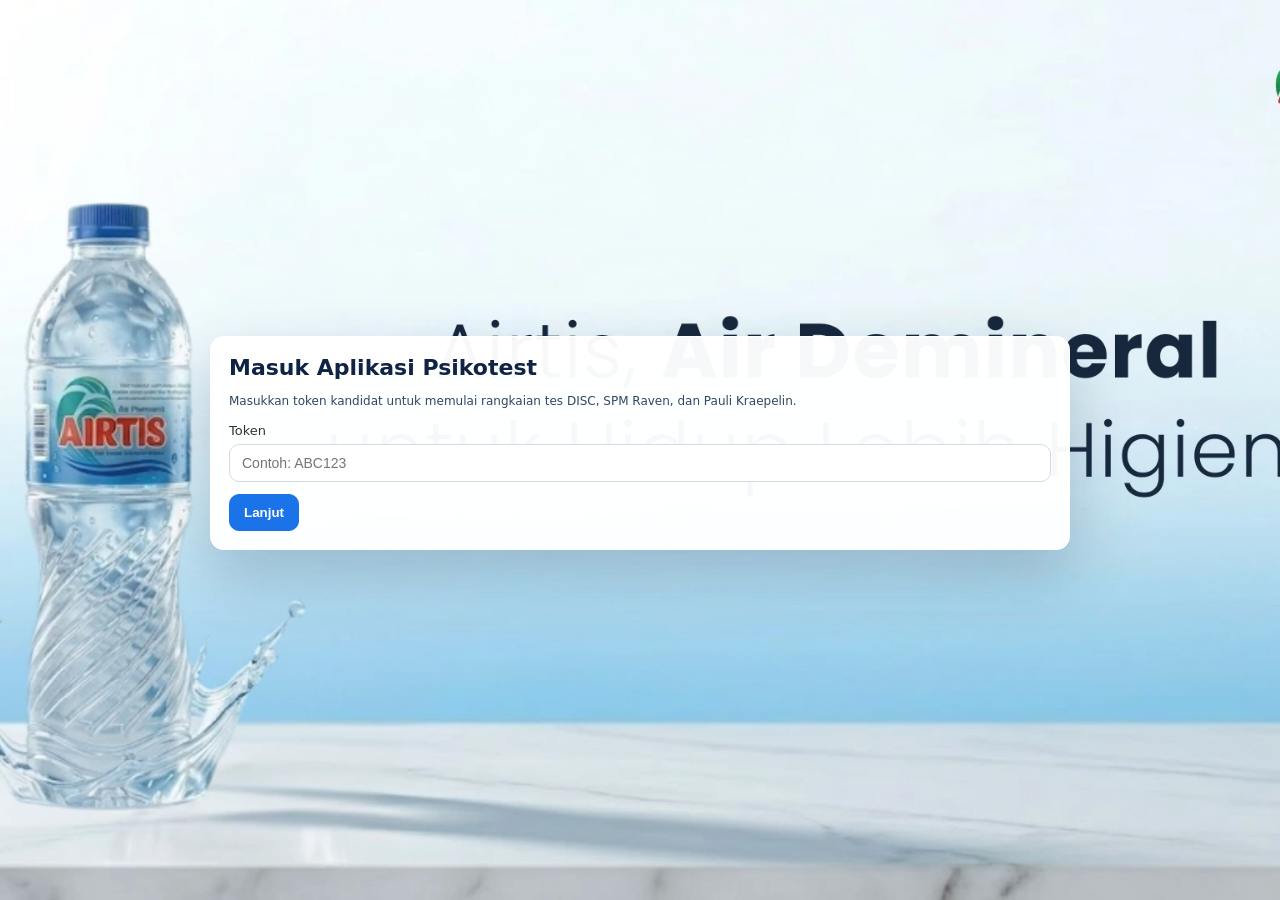
<file: app/index.html>
<!doctype html>
<html lang="id">
<head>
  <meta charset="utf-8"/>
  <meta name="viewport" content="width=device-width, initial-scale=1"/>
  <title>AIRTIS Psikotest - Token</title>
  <link rel="stylesheet" href="assets/css/app.css?v=20260408-2"/>
</head>
<body class="auth-page">
  <main class="container auth-container">
    <div class="card auth-card">
      <h1>Masuk Aplikasi Psikotest</h1>
      <div class="small">Masukkan token kandidat untuk memulai rangkaian tes DISC, SPM Raven, dan Pauli Kraepelin.</div>
      <div id="error-box" class="error"></div>
      <form id="token-form" style="margin-top:12px;">
        <label>Token</label>
        <input id="token" type="text" placeholder="Contoh: ABC123" autocomplete="off"/>
        <div style="margin-top:12px;">
          <button class="btn primary" type="submit">Lanjut</button>
        </div>
      </form>
    </div>
  </main>
  <script type="module" src="assets/js/pages/index.page.js"></script>
</body>
</html>
</file>
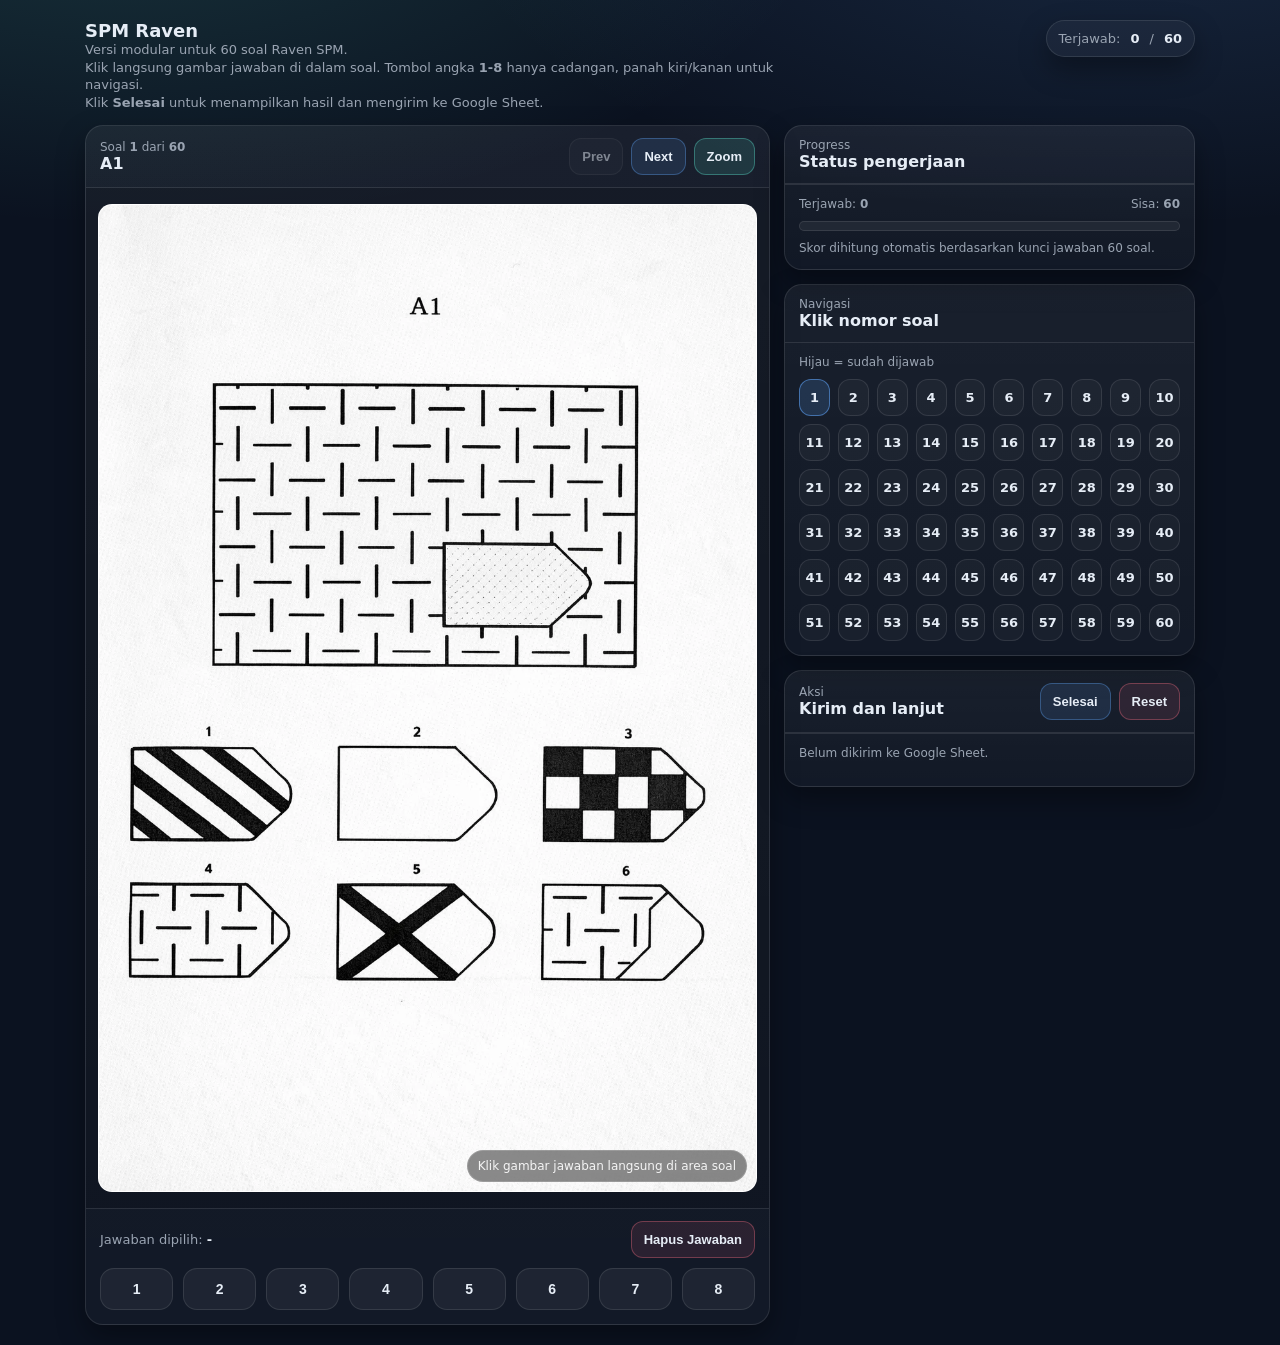
<file: app/spm/index.html>
<!doctype html>
<html lang="id">
<head>
  <meta charset="utf-8" />
  <meta name="viewport" content="width=device-width,initial-scale=1" />
  <title>AIRTIS Psikotest | SPM Raven</title>
  <link rel="stylesheet" href="./styles.css" />
</head>
<body>
  <div class="wrap">
    <header>
      <div>
        <div class="title">SPM Raven</div>
        <div class="sub">
          Versi modular untuk 60 soal Raven SPM.
          <br />Klik langsung gambar jawaban di dalam soal. Tombol angka <b>1-8</b> hanya cadangan, panah kiri/kanan untuk navigasi.
          <br />Klik <b>Selesai</b> untuk menampilkan hasil dan mengirim ke Google Sheet.
        </div>
      </div>
      <div class="pill">Terjawab: <b id="answeredCount">0</b>/<b id="totalCount">0</b></div>
    </header>

    <div class="grid">
      <section class="card">
        <div class="head">
          <div>
            <div class="kicker">Soal <b id="qIndexLabel">1</b> dari <b id="qTotalLabel">60</b></div>
            <div class="qname" id="qTitle">A1</div>
          </div>
          <div class="btns">
            <button id="btnPrev">Prev</button>
            <button id="btnNext" class="primary">Next</button>
            <button id="btnZoom" class="accent">Zoom</button>
          </div>
        </div>

        <div class="imgWrap">
          <div class="imgBox">
            <img id="qImg" alt="Gambar soal SPM" />
            <div class="hint">Klik gambar jawaban langsung di area soal</div>
          </div>
        </div>

        <div class="area">
          <div class="row">
            <div class="label">Jawaban dipilih: <b id="selectedLabel">-</b></div>
            <div class="btns">
              <button id="btnClear" class="danger">Hapus Jawaban</button>
            </div>
          </div>
          <div class="choices" id="choices"></div>
        </div>
      </section>

      <aside class="side">
        <section class="card">
          <div class="head">
            <div>
              <div class="kicker">Progress</div>
              <div class="qname">Status pengerjaan</div>
            </div>
          </div>
          <div class="area">
            <div class="row small">
              <div>Terjawab: <b id="answeredCount2">0</b></div>
              <div>Sisa: <b id="remainingCount">0</b></div>
            </div>
            <div class="bar"><div id="barFill"></div></div>
            <div class="small" style="margin-top:10px">
              Skor dihitung otomatis berdasarkan kunci jawaban 60 soal.
            </div>
          </div>
        </section>

        <section class="card">
          <div class="head">
            <div>
              <div class="kicker">Navigasi</div>
              <div class="qname">Klik nomor soal</div>
            </div>
          </div>
          <div class="nums">
            <div class="small">Hijau = sudah dijawab</div>
            <div class="numsGrid" id="numsGrid"></div>
          </div>
        </section>

        <section class="card">
          <div class="head">
            <div>
              <div class="kicker">Aksi</div>
              <div class="qname">Kirim dan lanjut</div>
            </div>
            <div class="btns">
              <button id="btnFinish" class="primary">Selesai</button>
              <button id="btnReset" class="danger">Reset</button>
            </div>
          </div>
          <div class="area">
            <div class="small" id="syncStatus" style="margin-bottom:10px;">Klik selesai untuk mengirim hasil tes.</div>
            <div style="margin-top:12px;">
              <button id="btnNextTest" class="primary" type="button" style="display:none;">Lanjut ke Pauli Kraepelin</button>
            </div>
          </div>
        </section>
      </aside>
    </div>
  </div>

  <div class="modal" id="modal">
    <div class="modalBox">
      <div class="modalHead">
        <div class="t" id="modalTitle">Zoom</div>
        <button id="btnCloseModal">Tutup</button>
      </div>
      <div class="modalBody">
        <img id="modalImg" alt="Zoom gambar soal" />
      </div>
    </div>
  </div>

  <script type="module" src="./app.js"></script>
</body>
</html>
</file>
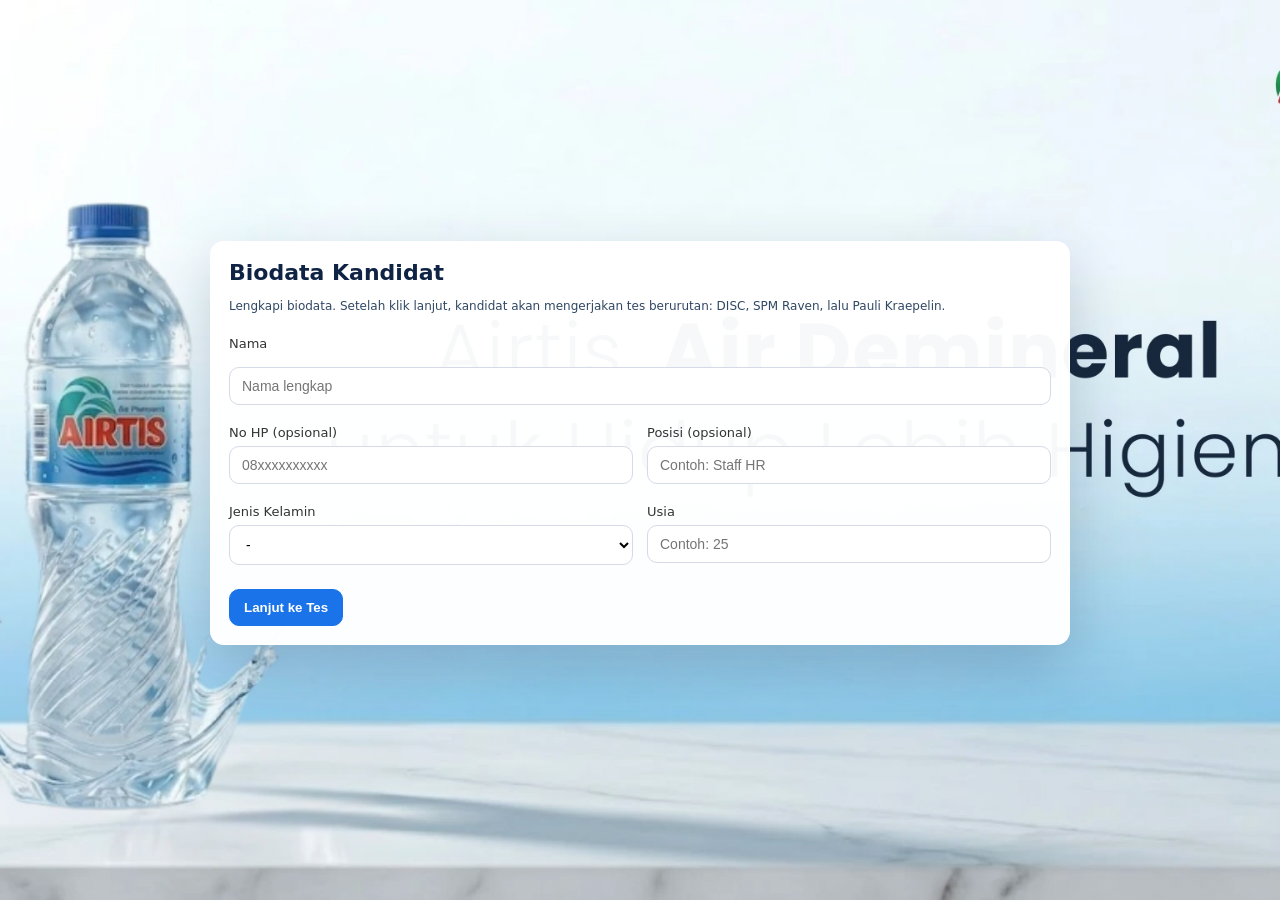
<file: app/candidate.html>
<!doctype html>
<html lang="id">
<head>
  <meta charset="utf-8"/>
  <meta name="viewport" content="width=device-width, initial-scale=1"/>
  <title>AIRTIS Psikotest - Biodata</title>
  <link rel="stylesheet" href="assets/css/app.css?v=20260408-2"/>
</head>
<body class="auth-page">
  <main class="container auth-container">
    <div class="card auth-card">
      <h1>Biodata Kandidat</h1>
      <div class="small">Lengkapi biodata. Setelah klik lanjut, kandidat akan mengerjakan tes berurutan: DISC, SPM Raven, lalu Pauli Kraepelin.</div>
      <div id="error-box" class="error"></div>
      <form id="candidate-form">
        <label>Nama</label>
        <input id="name" type="text" placeholder="Nama lengkap" />

        <div class="row2">
          <div>
            <label>No HP (opsional)</label>
            <input id="phone" type="text" placeholder="08xxxxxxxxxx" />
          </div>
          <div>
            <label>Posisi (opsional)</label>
            <input id="position" type="text" placeholder="Contoh: Staff HR" />
          </div>
        </div>

        <div class="row2">
          <div>
            <label>Jenis Kelamin</label>
            <select id="gender">
              <option value="">-</option>
              <option value="L">Laki-laki</option>
              <option value="P">Perempuan</option>
            </select>
          </div>
          <div>
            <label>Usia</label>
            <input id="age" type="number" min="10" max="80" placeholder="Contoh: 25" />
          </div>
        </div>

        <div style="margin-top:14px;">
          <button class="btn primary" type="submit">Lanjut ke Tes</button>
        </div>
      </form>
    </div>
  </main>

  <script type="module" src="assets/js/pages/candidate.page.js"></script>
</body>
</html>
</file>
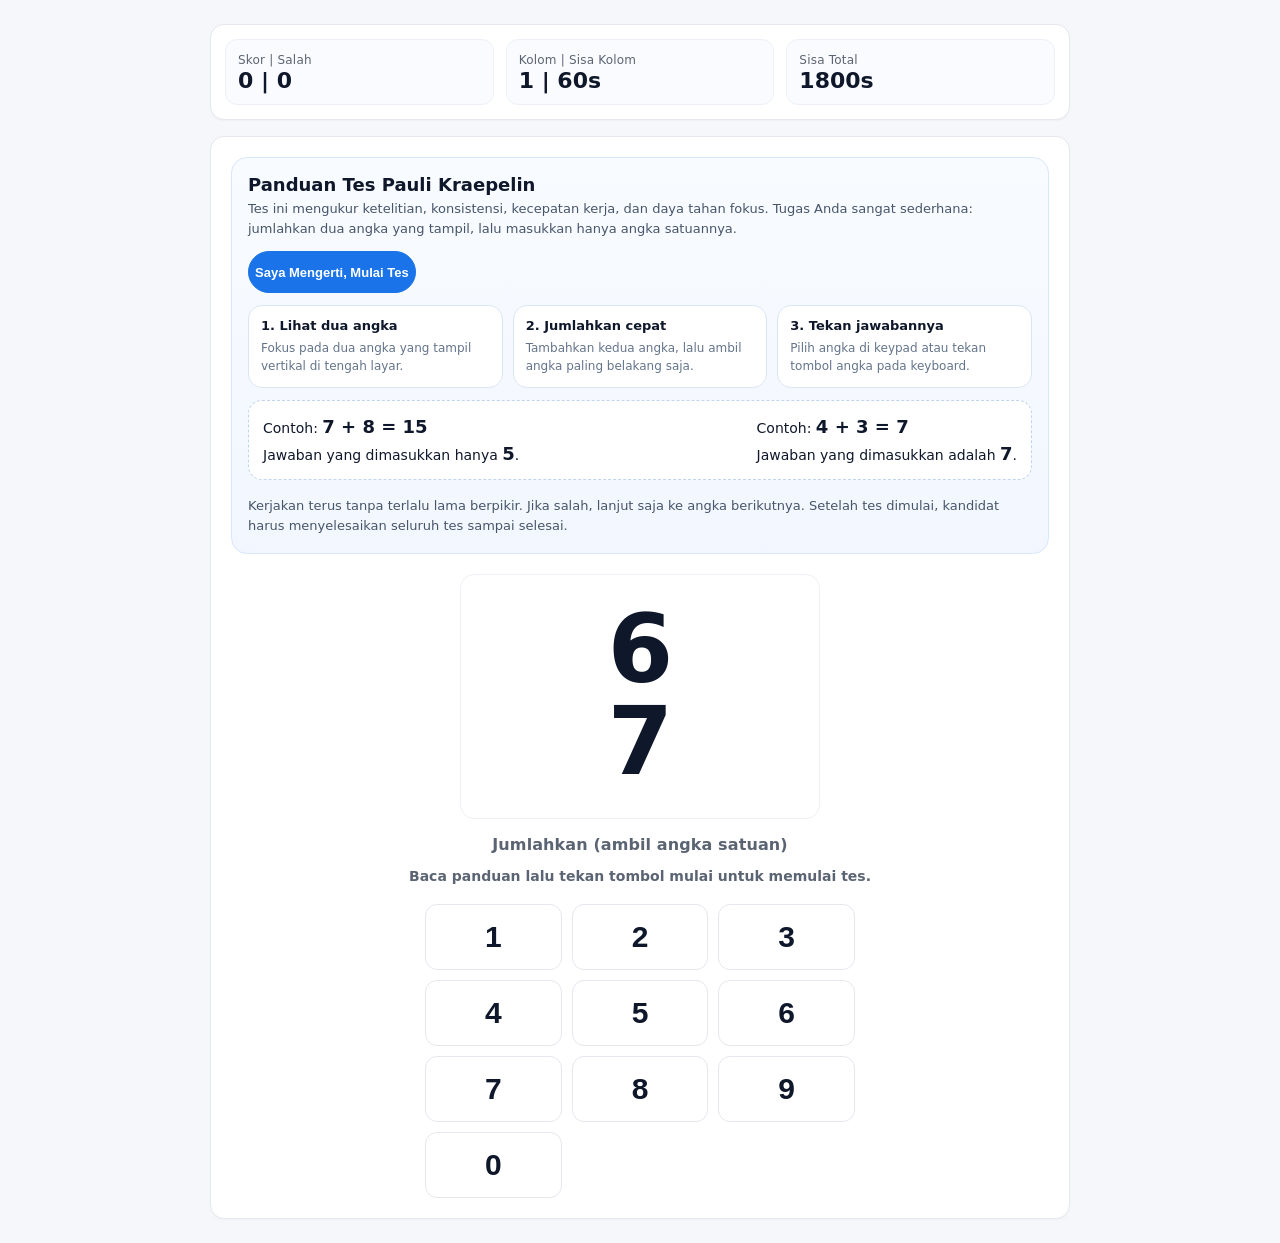
<file: app/kraepelin.html>
﻿<!doctype html>
<html lang="id">
<head>
  <meta charset="utf-8" />
  <meta name="viewport" content="width=device-width,initial-scale=1" />
  <title>AIRTIS Psikotest | Pauli Kraepelin</title>
  <style>
    :root{
      --bg:#f6f7fb;
      --surface:#ffffff;
      --surface-strong:#ffffff;
      --stroke:#e6e8ef;
      --stroke-soft:#edf0f6;
      --text:#0f172a;
      --muted:#5b6472;
      --accent:#1a73e8;
      --good:#0a7a2f;
      --bad:#b00020;
      --radius-xl:14px;
      --radius-md:12px;
      --shadow-soft:0 1px 2px rgba(0,0,0,.03);
      --shadow-key:none;
      --font-ui:system-ui,-apple-system,Segoe UI,Roboto,Arial,sans-serif;
    }

    *{box-sizing:border-box}

    body{
      margin:0;
      min-height:100vh;
      font-family:var(--font-ui);
      -webkit-font-smoothing:antialiased;
      -moz-osx-font-smoothing:grayscale;
      text-rendering:optimizeLegibility;
      color:var(--text);
      background:var(--bg);
      display:flex;
      justify-content:center;
      align-items:center;
      padding:24px;
    }

    .app{
      width:min(860px,100%);
      display:flex;
      flex-direction:column;
      gap:16px;
      animation:rise .45s ease-out;
    }

    .topbar{
      background:var(--surface);
      border:1px solid var(--stroke);
      border-radius:var(--radius-xl);
      padding:14px;
      display:grid;
      grid-template-columns:repeat(3,minmax(0,1fr));
      gap:12px;
      box-shadow:var(--shadow-soft);
    }

    .stat{
      background:#fafbff;
      border:1px solid var(--stroke-soft);
      border-radius:12px;
      padding:10px 12px;
      display:flex;
      flex-direction:column;
      gap:3px;
      min-height:66px;
      justify-content:center;
    }

    .statLabel{
      font-size:12px;
      font-weight:510;
      color:var(--muted);
      letter-spacing:.2px;
    }

    .statValue{
      font-size:22px;
      font-weight:630;
      line-height:1;
      font-variant-numeric:tabular-nums;
    }

    .main{
      background:var(--surface);
      border:1px solid var(--stroke);
      border-radius:var(--radius-xl);
      box-shadow:var(--shadow-soft);
      padding:20px;
    }

    .questionWrap{
      display:flex;
      flex-direction:column;
      gap:14px;
      align-items:center;
    }

    .onboarding{
      width:100%;
      background:linear-gradient(180deg,#f8fbff,#f2f7ff);
      border:1px solid #d9e6fb;
      border-radius:16px;
      padding:16px;
      display:grid;
      gap:12px;
    }

    .onboardingHead{
      display:flex;
      justify-content:space-between;
      gap:12px;
      align-items:flex-start;
      flex-wrap:wrap;
    }

    .onboardingTitle{
      font-size:18px;
      font-weight:700;
      color:#0f172a;
      margin:0;
    }

    .onboardingText{
      font-size:13px;
      color:#475569;
      line-height:1.55;
      margin:4px 0 0;
    }

    .onboardingGrid{
      display:grid;
      grid-template-columns:repeat(3,minmax(0,1fr));
      gap:10px;
    }

    .onboardingCard{
      background:#fff;
      border:1px solid #dbe6f5;
      border-radius:14px;
      padding:12px;
    }

    .onboardingCard b{
      display:block;
      font-size:13px;
      margin-bottom:6px;
      color:#0f172a;
    }

    .onboardingCard div{
      font-size:12px;
      color:#64748b;
      line-height:1.5;
    }

    .exampleBox{
      width:100%;
      background:#fff;
      border:1px dashed #bfd3f2;
      border-radius:14px;
      padding:12px 14px;
      display:flex;
      justify-content:space-between;
      gap:12px;
      flex-wrap:wrap;
      align-items:center;
    }

    .exampleCalc{
      font-size:14px;
      color:#0f172a;
      line-height:1.5;
    }

    .exampleCalc b{
      font-size:18px;
    }

    .nums{
      margin-top:6px;
      background:var(--surface-strong);
      border:1px solid var(--stroke-soft);
      border-radius:14px;
      min-height:245px;
      width:min(360px,100%);
      display:flex;
      align-items:center;
      justify-content:center;
      gap:0;
      box-shadow:none;
    }

    .col{
      display:flex;
      flex-direction:column;
      align-items:center;
      justify-content:center;
      gap:12px;
      font-size:94px;
      line-height:.85;
      font-weight:650;
      letter-spacing:-1px;
      font-variant-numeric:tabular-nums;
    }

    .prompt{
      font-size:16px;
      color:var(--muted);
      text-align:center;
      margin-top:2px;
      font-weight:560;
      letter-spacing:.1px;
    }

    .feedback{
      height:18px;
      font-size:14px;
      color:var(--muted);
      font-weight:560;
      text-align:center;
    }

    .grid{
      width:min(430px,100%);
      display:grid;
      grid-template-columns:repeat(3,1fr);
      gap:10px;
      margin-top:4px;
    }

    button.key{
      border:1px solid var(--stroke);
      height:66px;
      border-radius:12px;
      background:var(--surface-strong);
      color:var(--text);
      font-size:30px;
      font-weight:560;
      box-shadow:var(--shadow-key);
      cursor:pointer;
      user-select:none;
      transition:transform .08s ease, box-shadow .2s ease, background .2s ease;
    }

    button.key:hover{
      background:#fafbff;
    }

    button.key:active{
      transform:translateY(1px);
    }

    button.key.secondary{
      font-size:14px;
      font-weight:600;
      color:#334155;
      letter-spacing:.15px;
      background:#f8fafc;
    }

    .btn{
      height:42px;
      border:1px solid #cdd2e6;
      border-radius:999px;
      background:#fff;
      color:#0f172a;
      font-size:13px;
      font-weight:600;
      box-shadow:var(--shadow-key);
      cursor:pointer;
      transition:transform .08s ease, box-shadow .2s ease;
    }

    .btn:active{transform:translateY(1px) scale(.99)}
    .btn:disabled{opacity:.5; cursor:not-allowed}
    .btn.good{background:var(--accent);border-color:var(--accent);color:#fff}
    .btn.bad{background:#fff;border-color:#fecaca;color:var(--bad)}
    .btn.ghost{background:#ffffff;color:#334155}

    @keyframes rise{
      from{opacity:0; transform:translateY(8px)}
      to{opacity:1; transform:translateY(0)}
    }

    @media (max-width:760px){
      body{padding:14px}
      .topbar{grid-template-columns:1fr}
      .onboardingGrid{grid-template-columns:1fr}
      .col{font-size:78px}
      .nums{min-height:214px}
      button.key{height:62px; font-size:26px}
    }

    @media (max-width:420px){
      .main{padding:14px}
      .topbar{padding:10px}
      .col{font-size:70px}
    }
  </style>
</head>
<body>
  <div class="app">
    <div class="topbar">
      <div class="stat">
        <div class="statLabel">Skor | Salah</div>
        <div class="statValue"><span id="score">0</span> | <span id="wrong">0</span></div>
      </div>
      <div class="stat">
        <div class="statLabel">Kolom | Sisa Kolom</div>
        <div class="statValue"><span id="col">1</span> | <span id="colLeft">60</span>s</div>
      </div>
      <div class="stat">
        <div class="statLabel">Sisa Total</div>
        <div class="statValue"><span id="totalLeft">1800</span>s</div>
      </div>
    </div>

    <div class="main">
      <div class="questionWrap">
        <div class="onboarding" id="onboardingBox">
          <div class="onboardingHead">
            <div>
              <h2 class="onboardingTitle">Panduan Tes Pauli Kraepelin</h2>
              <p class="onboardingText">Tes ini mengukur ketelitian, konsistensi, kecepatan kerja, dan daya tahan fokus. Tugas Anda sangat sederhana: jumlahkan dua angka yang tampil, lalu masukkan hanya angka satuannya.</p>
            </div>
            <button class="btn good" id="beginTestBtn" type="button">Saya Mengerti, Mulai Tes</button>
          </div>

          <div class="onboardingGrid">
            <div class="onboardingCard">
              <b>1. Lihat dua angka</b>
              <div>Fokus pada dua angka yang tampil vertikal di tengah layar.</div>
            </div>
            <div class="onboardingCard">
              <b>2. Jumlahkan cepat</b>
              <div>Tambahkan kedua angka, lalu ambil angka paling belakang saja.</div>
            </div>
            <div class="onboardingCard">
              <b>3. Tekan jawabannya</b>
              <div>Pilih angka di keypad atau tekan tombol angka pada keyboard.</div>
            </div>
          </div>

          <div class="exampleBox">
            <div class="exampleCalc">
              Contoh: <b>7 + 8 = 15</b><br />
              Jawaban yang dimasukkan hanya <b>5</b>.
            </div>
            <div class="exampleCalc">
              Contoh: <b>4 + 3 = 7</b><br />
              Jawaban yang dimasukkan adalah <b>7</b>.
            </div>
          </div>

          <div class="onboardingText">Kerjakan terus tanpa terlalu lama berpikir. Jika salah, lanjut saja ke angka berikutnya. Setelah tes dimulai, kandidat harus menyelesaikan seluruh tes sampai selesai.</div>
        </div>

        <div class="nums">
          <div class="col">
            <div id="a">6</div>
            <div id="b">7</div>
          </div>
        </div>

        <div class="prompt" id="prompt">Jumlahkan (ambil angka satuan)</div>
        <div class="feedback" id="feedback"></div>

        <div class="grid" id="keypad"></div>
      </div>
    </div>
  </div>

<script type="module">
import { submitAssessmentResult } from "./assets/js/core/api.js";
import { buildKraepelinPayload } from "./assets/js/core/payloads.js";

(() => {
  function xmur3(str) {
    let h = 1779033703 ^ str.length;
    for (let i = 0; i < str.length; i++) {
      h = Math.imul(h ^ str.charCodeAt(i), 3432918353);
      h = (h << 13) | (h >>> 19);
    }
    return function() {
      h = Math.imul(h ^ (h >>> 16), 2246822507);
      h = Math.imul(h ^ (h >>> 13), 3266489909);
      return (h ^= (h >>> 16)) >>> 0;
    };
  }

  function mulberry32(a) {
    return function() {
      let t = (a += 0x6D2B79F5);
      t = Math.imul(t ^ (t >>> 15), t | 1);
      t ^= t + Math.imul(t ^ (t >>> 7), t | 61);
      return ((t ^ (t >>> 14)) >>> 0) / 4294967296;
    };
  }

  const el = (id) => document.getElementById(id);
  const aEl = el("a");
  const bEl = el("b");
  const scoreEl = el("score");
  const wrongEl = el("wrong");
  const colEl = el("col");
  const colLeftEl = el("colLeft");
  const totalLeftEl = el("totalLeft");
  const feedbackEl = el("feedback");
  const beginTestBtn = el("beginTestBtn");
  const onboardingBox = el("onboardingBox");
  let startedAtIso = null;

  const keypad = el("keypad");
  const FIXED_TOTAL_SECONDS = 1800;
  const FIXED_COL_SECONDS = 60;

  const keys = ["1","2","3","4","5","6","7","8","9","0"];
  keys.forEach((k) => {
    const btn = document.createElement("button");
    btn.className = "key";
    btn.textContent = k;
    btn.addEventListener("click", () => onKey(k));
    keypad.appendChild(btn);
  });

  let running = false;

  let score = 0;
  let wrong = 0;

  let colIndex = 1;
  let totalLeft = FIXED_TOTAL_SECONDS;
  let colLeft = FIXED_COL_SECONDS;

  let timer = null;

  let rng = Math.random;
  let curA = 0;
  let curB = 0;

  let lastShownAt = 0;
  let attempts = [];

  function setFeedback(text, kind = "") {
    feedbackEl.textContent = text || "";
    if (kind === "good") {
      feedbackEl.style.color = getComputedStyle(document.documentElement).getPropertyValue("--good");
    } else if (kind === "bad") {
      feedbackEl.style.color = getComputedStyle(document.documentElement).getPropertyValue("--bad");
    } else {
      feedbackEl.style.color = getComputedStyle(document.documentElement).getPropertyValue("--muted");
    }
  }

  function randDigit() {
    return Math.floor(rng() * 10);
  }

  function nextPair() {
    curA = curB;
    curB = randDigit();
    aEl.textContent = curA;
    bEl.textContent = curB;
    lastShownAt = performance.now();
  }

  function currentAnswer() {
    return (curA + curB) % 10;
  }

  function updateHUD() {
    scoreEl.textContent = score;
    wrongEl.textContent = wrong;
    colEl.textContent = colIndex;
    colLeftEl.textContent = colLeft;
    totalLeftEl.textContent = totalLeft;
  }

  function start() {
    if (running) return;
    if (onboardingBox) onboardingBox.style.display = "none";
    score = 0;
    wrong = 0;
    colIndex = 1;
    totalLeft = FIXED_TOTAL_SECONDS;
    colLeft = FIXED_COL_SECONDS;

    const session = JSON.parse(localStorage.getItem("HRRS_SESSION") || "null") || {};
    const seedStr = (session.token || "").trim();
    if (seedStr) {
      const seedFn = xmur3(seedStr);
      rng = mulberry32(seedFn());
    } else {
      rng = Math.random;
    }

    curA = randDigit();
    curB = randDigit();
    aEl.textContent = curA;
    bEl.textContent = curB;
    lastShownAt = performance.now();

    attempts = [];
    running = true;
    startedAtIso = new Date().toISOString();

    setFeedback("Tes dimulai.", "good");

    tick();
    timer = setInterval(tick, 1000);
  }

  async function sendToGoogleSheet(reason = "Selesai") {
    if (!attempts.length) return;

    const payload = {
      meta: {
        startedAt: startedAtIso,
        finishedAt: new Date().toISOString(),
        reason
      },
      scoring: {
        correct: score,
        wrong,
        totalAttempts: attempts.length,
        lastColumn: colIndex
      },
      participant: (session.candidate?.name || "").trim(),
      seed: (session.token || "").trim(),
      attempts
    };

    return submitAssessmentResult(buildKraepelinPayload({
      session: {
        ...session,
        token: session.token || "",
        candidate: {
          ...(session.candidate || {}),
          name: (session.candidate?.name || "").trim()
        }
      },
      payload
    }));
  }

  async function stop(reason = "Selesai") {
    running = false;
    if (timer) clearInterval(timer);
    timer = null;

    setFeedback(reason + ". Jawaban benar: " + score + ", salah: " + wrong + ".", "");

    try {
      await sendToGoogleSheet(reason);
      window.location.href = "next-step.html?done=kraepelin";
    } catch (error) {
      setFeedback(reason + ". Tes selesai, tapi kirim ke Google Sheet gagal.", "bad");
      console.warn("Gagal kirim hasil Kraepelin", error);
    }
  }

  function tick() {
    if (!running) return;

    totalLeft -= 1;
    colLeft -= 1;

    if (colLeft <= 0) {
      colIndex += 1;
      colLeft = FIXED_COL_SECONDS;
      setFeedback("Pindah kolom ke-" + colIndex, "");
    }

    if (totalLeft <= 0) {
      updateHUD();
      void stop("Waktu habis");
      return;
    }

    updateHUD();
  }

  function logAttempt(userInput, correct) {
    const now = performance.now();
    const rt = Math.max(0, Math.round(now - lastShownAt));
    const elapsedSec = Math.max(0, FIXED_TOTAL_SECONDS - totalLeft);
    attempts.push({
      ts_iso: new Date().toISOString(),
      participant: JSON.parse(localStorage.getItem("HRRS_SESSION") || "null")?.candidate?.name || "",
      seed: JSON.parse(localStorage.getItem("HRRS_SESSION") || "null")?.token || "",
      col: colIndex,
      minute: Math.floor(elapsedSec / 60) + 1,
      elapsed_sec: elapsedSec,
      a: curA,
      b: curB,
      expected: currentAnswer(),
      input: userInput,
      correct: correct ? 1 : 0,
      reaction_ms: rt
    });
  }

  function onAnswer(digit) {
    if (!running) return;

    const expected = currentAnswer();
    const correct = digit === expected;
    logAttempt(digit, correct);

    if (correct) {
      score += 1;
      setFeedback("Benar", "good");
    } else {
      wrong += 1;
      setFeedback("Salah (seharusnya " + expected + ")", "bad");
    }

    nextPair();
    updateHUD();
  }

  function onKey(k) {
    if (/^\d$/.test(k)) onAnswer(parseInt(k, 10));
  }
  beginTestBtn?.addEventListener("click", start);

  document.addEventListener("keydown", (e) => {
    if (e.key >= "0" && e.key <= "9") onAnswer(parseInt(e.key, 10));
  });

  totalLeftEl.textContent = FIXED_TOTAL_SECONDS;
  colLeftEl.textContent = FIXED_COL_SECONDS;
  updateHUD();
  setFeedback("Baca panduan lalu tekan tombol mulai untuk memulai tes.", "");
})();
</script>
  <script>
    (function () {
      try {
        const session = JSON.parse(localStorage.getItem("HRRS_SESSION") || "null");
        if (!session || !session.candidate) return;
      } catch (error) {
        console.warn("Gagal sinkron data kandidat ke Kraepelin", error);
      }
    })();
  </script>
</body>
</html>
</file>
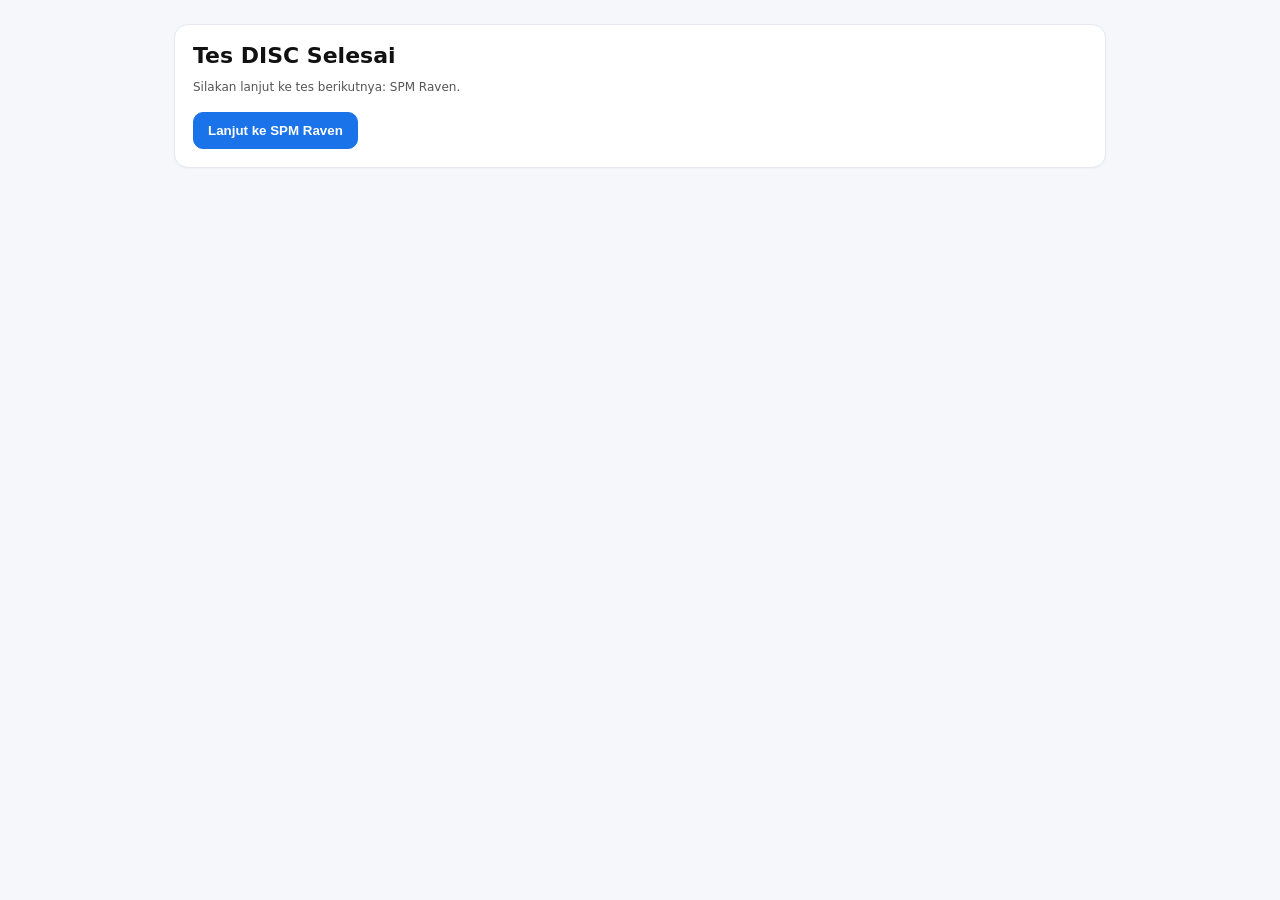
<file: app/next-step.html>
<!doctype html>
<html lang="id">
<head>
  <meta charset="utf-8"/>
  <meta name="viewport" content="width=device-width, initial-scale=1"/>
  <title>AIRTIS Psikotest - Lanjut</title>
  <link rel="stylesheet" href="assets/css/app.css"/>
</head>
<body>
  <main class="container">
    <div class="card">
      <h1 id="title">Tes Selesai</h1>
      <div id="copy" class="small" style="margin:10px 0 18px;"></div>
      <button id="next-btn" class="btn primary" type="button"></button>
    </div>
  </main>
  <script type="module" src="assets/js/pages/next-step.page.js"></script>
</body>
</html>
</file>
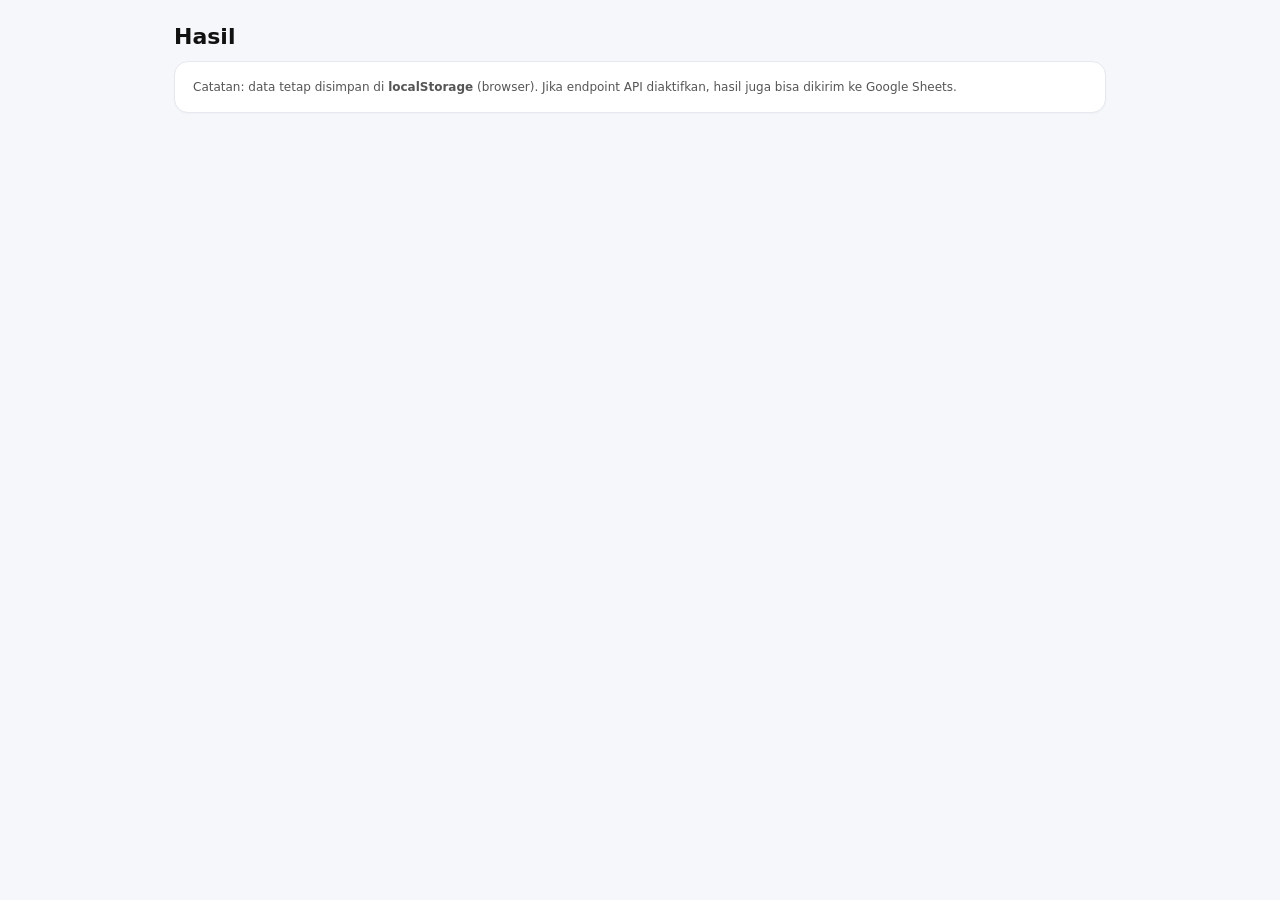
<file: app/result.html>
<!doctype html>
<html lang="id">
<head>
  <meta charset="utf-8"/>
  <meta name="viewport" content="width=device-width, initial-scale=1"/>
  <title>DISC - Hasil</title>
  <link rel="stylesheet" href="assets/css/app.css"/>
</head>
<body>
  <main class="container">
    <h1 id="title">Hasil</h1>
    <div id="error-box" class="error"></div>

    <div id="cand"></div>
    <div id="scores"></div>
    <div id="interp"></div>

    <div class="card" id="next-step-card" style="display:none;">
      <div id="next-step-copy" class="small" style="margin-bottom:12px;"></div>
      <button id="next-step-btn" class="btn primary" type="button"></button>
    </div>

    <div class="card">
      <div class="small">
        Catatan: data tetap disimpan di <b>localStorage</b> (browser). Jika endpoint API diaktifkan, hasil juga bisa dikirim ke Google Sheets.
      </div>
    </div>
  </main>

  <script type="module" src="assets/js/pages/result.page.js"></script>
</body>
</html>
</file>
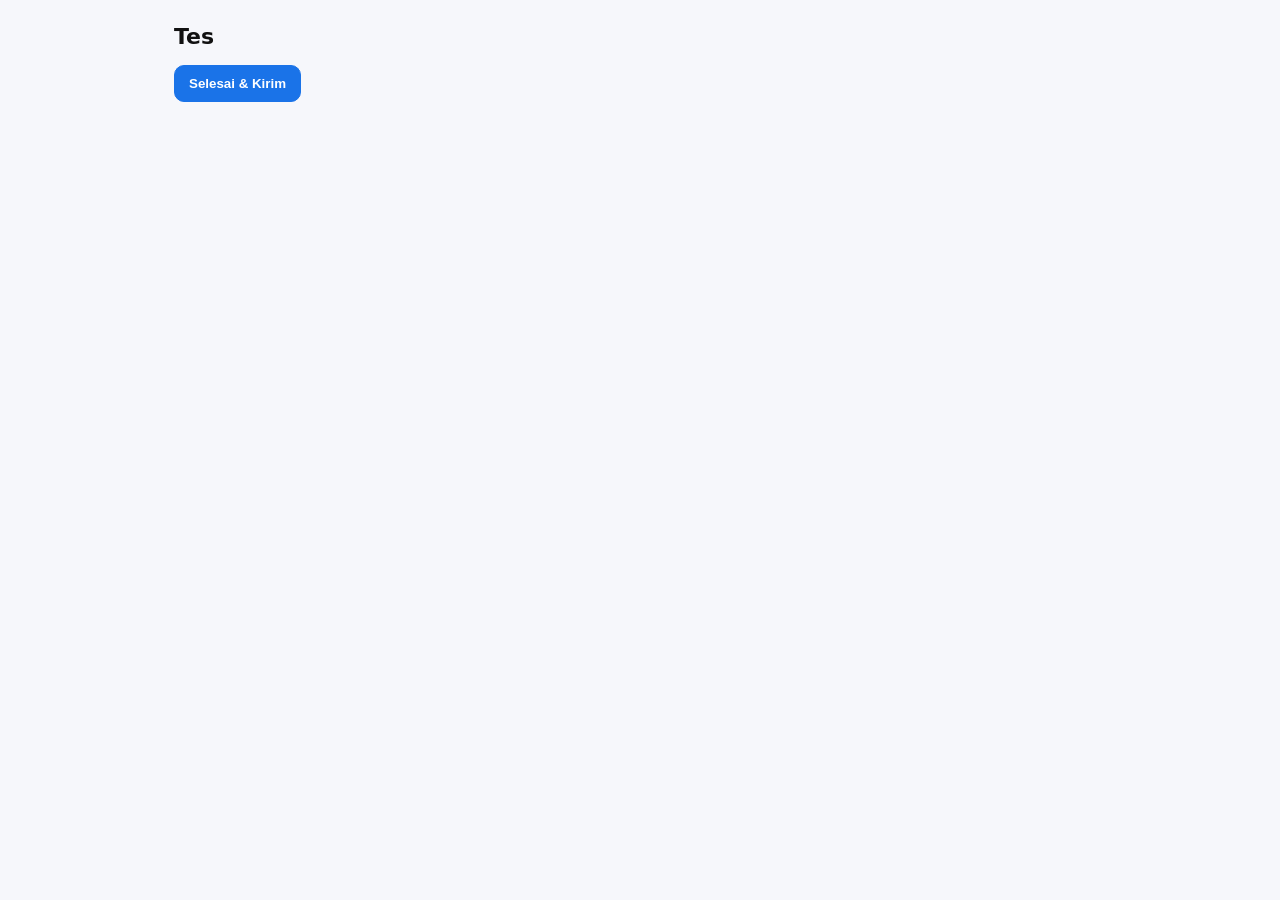
<file: app/test.html>
<!doctype html>
<html lang="id">
<head>
  <meta charset="utf-8"/>
  <meta name="viewport" content="width=device-width, initial-scale=1"/>
  <title>DISC - Tes</title>
  <link rel="stylesheet" href="assets/css/app.css"/>
</head>
<body>
  <main class="container">
    <h1 id="title">Tes</h1>
    <div id="error-box" class="error"></div>
    <section id="test-root"></section>
    <div style="margin:16px 0 40px;">
      <button id="btn-submit" class="btn primary">Selesai & Kirim</button>
    </div>
  </main>
  <script type="module" src="assets/js/pages/test.page.js"></script>
</body>
</html>
</file>
<file: app/assets/css/app.css>
*,
*::before,
*::after{box-sizing:border-box;}

:root{font-family:system-ui,-apple-system,Segoe UI,Roboto,Arial,sans-serif; color:#111;}
body{margin:0;background:#f6f7fb;}
.container{max-width:980px;margin:0 auto;padding:24px;}
.card{background:#fff;border:1px solid #e6e8ef;border-radius:14px;padding:18px;box-shadow:0 1px 2px rgba(0,0,0,.03);margin-bottom:14px;}
h1{font-size:22px;margin:0 0 12px;}
h2{font-size:18px;margin:0 0 8px;}
label{display:block;font-size:13px;color:#333;margin:10px 0 6px;}
input[type=text],input[type=number],select{width:100%;padding:10px 12px;border:1px solid #d6d9e6;border-radius:10px;font-size:14px;background:#fff;}
.row2{display:grid;grid-template-columns:1fr 1fr;gap:12px;}
.btn{display:inline-block;padding:10px 14px;border-radius:10px;border:1px solid #cdd2e6;background:#fff;cursor:pointer;font-weight:600;}
.btn.primary{background:#1a73e8;border-color:#1a73e8;color:#fff;}
.btn:disabled{opacity:.5;cursor:not-allowed;}
.error{color:#b00020;font-size:13px;margin:10px 0;}
.success{color:#0a7a2f;font-size:13px;margin:10px 0;}
.small{font-size:12px;color:#555;}
.grid{display:grid;grid-template-columns:56px 56px 1fr;border:1px solid #e6e8ef;border-radius:12px;overflow:hidden;}
.grid.header{background:#fafbff;font-weight:700;color:#333;}
.grid .cell{padding:10px 10px;border-bottom:1px solid #eef0f7;}
.grid .row:last-child .cell{border-bottom:none;}
.block{background:#fff;border:1px solid #e6e8ef;border-radius:14px;padding:12px;margin:12px 0;}
.block-title{font-weight:800;margin-bottom:8px;}
.cell.radio{display:flex;align-items:center;justify-content:center;}
.hint{font-size:12px;color:#666;margin-top:6px;}
.hint.error{color:#b00020;font-weight:700;}
.kpi{display:grid;grid-template-columns:repeat(4,1fr);gap:10px;margin-top:10px;}
.kpi .k{background:#fafbff;border:1px solid #e6e8ef;border-radius:12px;padding:10px;}
.kpi .k b{font-size:18px;}
table{border-collapse:collapse;width:100%;}
td,th{border:1px solid #e6e8ef;padding:8px;font-size:13px;text-align:center;}
th{background:#fafbff;}
pre{white-space:pre-wrap;background:#fafbff;border:1px solid #e6e8ef;border-radius:12px;padding:12px;}

/* Candidate form */
#candidate-form{display:grid;gap:10px;}
#candidate-form .row2{gap:14px;align-items:start;}
#candidate-form input[type=text],
#candidate-form input[type=number],
#candidate-form select{display:block;}

/* DISC specific layout polish */
#disc-list{display:grid;gap:14px;}
.disc-intro h2{letter-spacing:.2px;}
.disc-intro .small{font-size:13px;line-height:1.55;color:#3b4454;}
.disc-block{padding:0;overflow:hidden;border-radius:16px;box-shadow:0 2px 8px rgba(11,30,66,.04);}
.disc-block .block-title{padding:14px 16px 10px;border-bottom:1px solid #e9edf5;background:linear-gradient(180deg,#f8faff,#f1f5ff);}
.disc-grid{display:grid;grid-template-columns:64px 64px minmax(0,1fr);border:0;border-radius:0;}
.disc-grid .cell{padding:11px 12px;border-bottom:1px solid #eef2f8;}
.disc-grid .cell:nth-child(3n+1), .disc-grid .cell:nth-child(3n+2){display:flex;align-items:center;justify-content:center;}
.disc-grid .cell:nth-child(3n){line-height:1.4;color:#1f2b3d;word-break:break-word;}
.disc-grid.header{background:#f5f8ff;color:#273348;font-weight:700;border-bottom:1px solid #e1e7f2;}
.disc-grid.header .cell{border-bottom:0;padding-top:10px;padding-bottom:10px;}
.disc-grid input[type=radio]{width:16px;height:16px;cursor:pointer;accent-color:#1a73e8;}
.disc-block .hint{padding:10px 16px 14px;margin:0;background:#fff;}
.disc-sheet{display:grid;grid-template-columns:56px minmax(0,1fr);gap:10px;align-items:start;padding:12px;}
.sheet-no{display:flex;align-items:center;justify-content:center;height:46px;border:2px solid #293244;border-radius:8px;font-weight:800;font-size:24px;color:#111;background:#fff;}
.sheet-table{border:2px solid #293244;border-radius:8px;overflow:hidden;background:#fff;}
.sheet-head,.sheet-row{display:grid;grid-template-columns:64px minmax(0,1fr) 64px;}
.sheet-head{background:#f5f7fb;font-weight:800;}
.sheet-cell{padding:8px 10px;border-bottom:1px solid #dbe2ef;}
.sheet-row:last-child .sheet-cell{border-bottom:none;}
.sheet-cell:nth-child(2){border-left:1px solid #dbe2ef;border-right:1px solid #dbe2ef;}
.sheet-radio{display:flex;align-items:center;justify-content:center;}
.sheet-text{line-height:1.35;color:#111;font-weight:500;}
.sheet-head .sheet-cell{padding-top:9px;padding-bottom:9px;text-align:center;}
.disc-sheet input[type=radio]{width:18px;height:18px;cursor:pointer;accent-color:#111827;}
.disc-chart-wrap{margin-top:8px;border:1px solid #e5ebf5;border-radius:12px;padding:8px;background:linear-gradient(180deg,#fcfdff,#f8fbff);}
.disc-chart{width:100%;height:auto;display:block;}
.disc-report-head{padding:0;overflow:hidden;}
.disc-type-banner{background:var(--disc-color);padding:14px 18px;border-bottom:1px solid #d6dceb;}
.disc-type-title{font-size:40px;line-height:1;font-weight:900;letter-spacing:.4px;color:#0b0f18;}
.disc-ident{padding:14px 18px 0;}
.disc-ident-row{padding:8px 18px 0;}
.disc-type-hero{display:grid;grid-template-columns:120px 1fr;gap:16px;align-items:center;padding:14px 18px 18px;}
.disc-big-letter{display:flex;align-items:center;justify-content:center;height:120px;width:120px;border-radius:12px;font-size:76px;font-weight:900;background:var(--disc-color);color:#0b0f18;border:2px solid rgba(0,0,0,.2);}
.disc-score-card h2{margin-bottom:10px;}
.disc-graph-grid{display:grid;grid-template-columns:repeat(3,minmax(0,1fr));gap:12px;margin-top:12px;}
.disc-graph-card{border:1px solid #d9e1ee;border-radius:10px;padding:10px;background:#fbfcff;text-align:center;}
.disc-graph-title{font-size:12px;font-weight:800;letter-spacing:.3px;}
.disc-mini-chart{width:100%;height:auto;display:block;margin-top:6px;}
.disc-three-col{display:grid;grid-template-columns:1.2fr 1fr 1fr;gap:12px;}
.disc-two-col{display:grid;grid-template-columns:1fr 1fr;gap:14px;margin-top:10px;}
.disc-three-col section,.disc-two-col section{border:1px solid #1f2937;}
.disc-three-col h3,.disc-two-col h3,.disc-sec-title{margin:0;padding:8px 10px;background:#111827;color:#fff;font-size:16px;}
.disc-three-col ul,.disc-two-col ul{margin:0;padding:10px 18px 12px;}
.disc-three-col li,.disc-two-col li{margin:0 0 6px;line-height:1.35;}

body.auth-page{
  min-height:100vh;
  background:
    linear-gradient(180deg,rgba(255,255,255,.03),rgba(209,231,255,.08)),
    url("../img/airtis-auth-bg.webp") center center / cover no-repeat fixed;
}
.auth-container{
  min-height:100vh;
  display:flex;
  align-items:center;
  justify-content:center;
  padding-top:48px;
  padding-bottom:48px;
}
.auth-card{
  width:min(100%,860px);
  background:rgba(255,255,255,.97);
  border:1px solid rgba(255,255,255,.96);
  box-shadow:0 24px 60px rgba(15,42,79,.22);
  backdrop-filter:none;
  -webkit-backdrop-filter:none;
}
.auth-card h1{
  color:#0f2444;
}
.auth-card .small{
  color:#304763;
  line-height:1.55;
}

@media (max-width:720px){
  .container{padding:16px;}
  .row2{grid-template-columns:1fr;}
  .disc-sheet{grid-template-columns:1fr;gap:8px;}
  .sheet-no{height:40px;font-size:22px;}
  .sheet-head,.sheet-row{grid-template-columns:56px minmax(0,1fr) 56px;}
  .disc-grid{grid-template-columns:52px 52px minmax(0,1fr);}
  .disc-block .block-title{padding:12px 12px 8px;}
  .disc-grid .cell{padding:10px 8px;font-size:14px;}
  .disc-chart-wrap{padding:4px;}
  .disc-type-title{font-size:28px;}
  .disc-type-hero{grid-template-columns:1fr;gap:10px;}
  .disc-big-letter{height:88px;width:88px;font-size:56px;}
  .disc-graph-grid{grid-template-columns:1fr;}
  .disc-three-col,.disc-two-col{grid-template-columns:1fr;}
  body.auth-page{
    background:
      linear-gradient(180deg,rgba(255,255,255,.03),rgba(209,231,255,.08)),
      url("../img/airtis-auth-bg.webp") 18% center / cover no-repeat;
  }
  .auth-container{
    align-items:flex-start;
    padding-top:28px;
    padding-bottom:28px;
  }
  .auth-card{
    background:rgba(255,255,255,.96);
    backdrop-filter:none;
    -webkit-backdrop-filter:none;
  }
}
</file>
<file: app/spm/styles.css>
﻿:root{
  --bg:#0b1220;
  --card:#121a2b;
  --muted:#9aa4b2;
  --text:#e6edf6;
  --accent:#5eead4;
  --accent2:#60a5fa;
  --danger:#fb7185;
  --border:rgba(255,255,255,.10);
  --shadow:0 12px 28px rgba(0,0,0,.35);
  --r:18px;
  --r2:14px;
}
*{box-sizing:border-box}
body{margin:0;font-family:ui-sans-serif,system-ui,-apple-system,Segoe UI,Roboto,Arial;color:var(--text);background:radial-gradient(1200px 600px at 10% -10%, rgba(94,234,212,.16), transparent 60%),radial-gradient(1200px 600px at 90% -10%, rgba(96,165,250,.16), transparent 60%),var(--bg)}
.wrap{max-width:1150px;margin:0 auto;padding:20px}
header{display:flex;justify-content:space-between;gap:12px;flex-wrap:wrap;align-items:flex-start;margin-bottom:14px}
.title{font-weight:900;font-size:18px}
.sub{color:var(--muted);font-size:13px;line-height:1.35;max-width:720px}
.pill{display:inline-flex;gap:10px;align-items:center;padding:10px 12px;border-radius:999px;border:1px solid var(--border);background:rgba(255,255,255,.04);box-shadow:var(--shadow);font-size:13px;color:var(--muted);white-space:nowrap}
.pill b{color:var(--text)}
.grid{display:grid;grid-template-columns:1.25fr .75fr;gap:14px}
@media(max-width:980px){.grid{grid-template-columns:1fr}}
.card.is-hidden{display:none}
.card{background:linear-gradient(180deg, rgba(255,255,255,.06), rgba(255,255,255,.03));border:1px solid var(--border);border-radius:var(--r);box-shadow:var(--shadow);overflow:hidden}
.head{padding:12px 14px;display:flex;justify-content:space-between;gap:10px;flex-wrap:wrap;align-items:center;border-bottom:1px solid var(--border)}
.kicker{font-size:12px;color:var(--muted)}
.qname{font-weight:900}
.btns{display:flex;gap:8px;flex-wrap:wrap}
button{border:1px solid var(--border);background:rgba(255,255,255,.05);color:var(--text);padding:10px 12px;border-radius:12px;cursor:pointer;font-weight:800;font-size:13px;transition:.12s}
button:hover{transform:translateY(-1px);background:rgba(255,255,255,.07)}
button:disabled{opacity:.5;cursor:not-allowed;transform:none}
.primary{border-color:rgba(96,165,250,.35);background:rgba(96,165,250,.12)}
.accent{border-color:rgba(94,234,212,.35);background:rgba(94,234,212,.12)}
.danger{border-color:rgba(251,113,133,.35);background:rgba(251,113,133,.10)}
.imgWrap{padding:16px 12px;background:rgba(0,0,0,.14);display:flex;justify-content:center}
.imgBox{width:100%;max-width:720px;position:relative;margin:0 auto}
img{width:100%;height:auto;display:block;margin:0 auto;border-radius:var(--r2);border:1px solid var(--border);background:#fff}
.hint{position:absolute;right:10px;bottom:10px;font-size:12px;color:rgba(255,255,255,.9);background:rgba(0,0,0,.45);border:1px solid rgba(255,255,255,.16);padding:8px 10px;border-radius:999px;backdrop-filter:blur(8px)}
.area{padding:12px 14px 14px;border-top:1px solid var(--border)}
.row{display:flex;justify-content:space-between;align-items:center;gap:10px;flex-wrap:wrap}
.label{font-size:13px;color:var(--muted)}
.label b{color:var(--text)}
.choices{display:grid;grid-template-columns:repeat(8, minmax(0,1fr));gap:10px;margin-top:10px}
@media(max-width:560px){.choices{grid-template-columns:repeat(4, minmax(0,1fr))}}
.choiceBtn{
  padding:12px 10px;
  border-radius:14px;
  text-align:center;
  font-size:14px;
}
.choiceBtn:hover{border-color:rgba(96,165,250,.45)}
.choiceBtn.selected{border-color:rgba(94,234,212,.65);background:rgba(94,234,212,.14);box-shadow:0 0 0 2px rgba(94,234,212,.14) inset}
.side{display:flex;flex-direction:column;gap:14px}
.nums{padding:12px 14px 14px}
.numsGrid{display:grid;grid-template-columns:repeat(10, minmax(0,1fr));gap:8px;margin-top:10px}
@media(max-width:980px){.numsGrid{grid-template-columns:repeat(12, minmax(0,1fr))}}
@media(max-width:560px){.numsGrid{grid-template-columns:repeat(8, minmax(0,1fr))}}
.num{padding:10px 0;text-align:center;border-radius:12px;border:1px solid var(--border);background:rgba(255,255,255,.03);font-weight:900;font-size:13px;cursor:pointer;user-select:none}
.num.active{border-color:rgba(96,165,250,.55);background:rgba(96,165,250,.16)}
.num.done{border-color:rgba(94,234,212,.45);background:rgba(94,234,212,.10)}
.small{font-size:12px;color:var(--muted)}
.bar{height:10px;border-radius:999px;background:rgba(255,255,255,.06);border:1px solid var(--border);overflow:hidden;margin-top:10px}
.bar>div{height:100%;width:0%;background:linear-gradient(90deg, rgba(94,234,212,.9), rgba(96,165,250,.9))}
textarea{width:100%;min-height:160px;resize:vertical;background:rgba(0,0,0,.20);color:var(--text);border:1px solid var(--border);border-radius:14px;padding:12px;font-size:12px;line-height:1.4}
.modal{position:fixed;inset:0;background:rgba(0,0,0,.75);display:none;align-items:center;justify-content:center;padding:16px;z-index:999}
.modal.show{display:flex}
.modalBox{width:min(1150px,100%);background:rgba(16,24,40,.78);border:1px solid rgba(255,255,255,.12);border-radius:18px;overflow:hidden;box-shadow:0 18px 50px rgba(0,0,0,.55);backdrop-filter:blur(10px)}
.modalHead{padding:12px 14px;display:flex;justify-content:space-between;align-items:center;border-bottom:1px solid rgba(255,255,255,.10)}
.modalHead .t{font-weight:900}
.modalBody{padding:12px;background:rgba(0,0,0,.12)}
.modalBody img{border-radius:14px}
</file>
